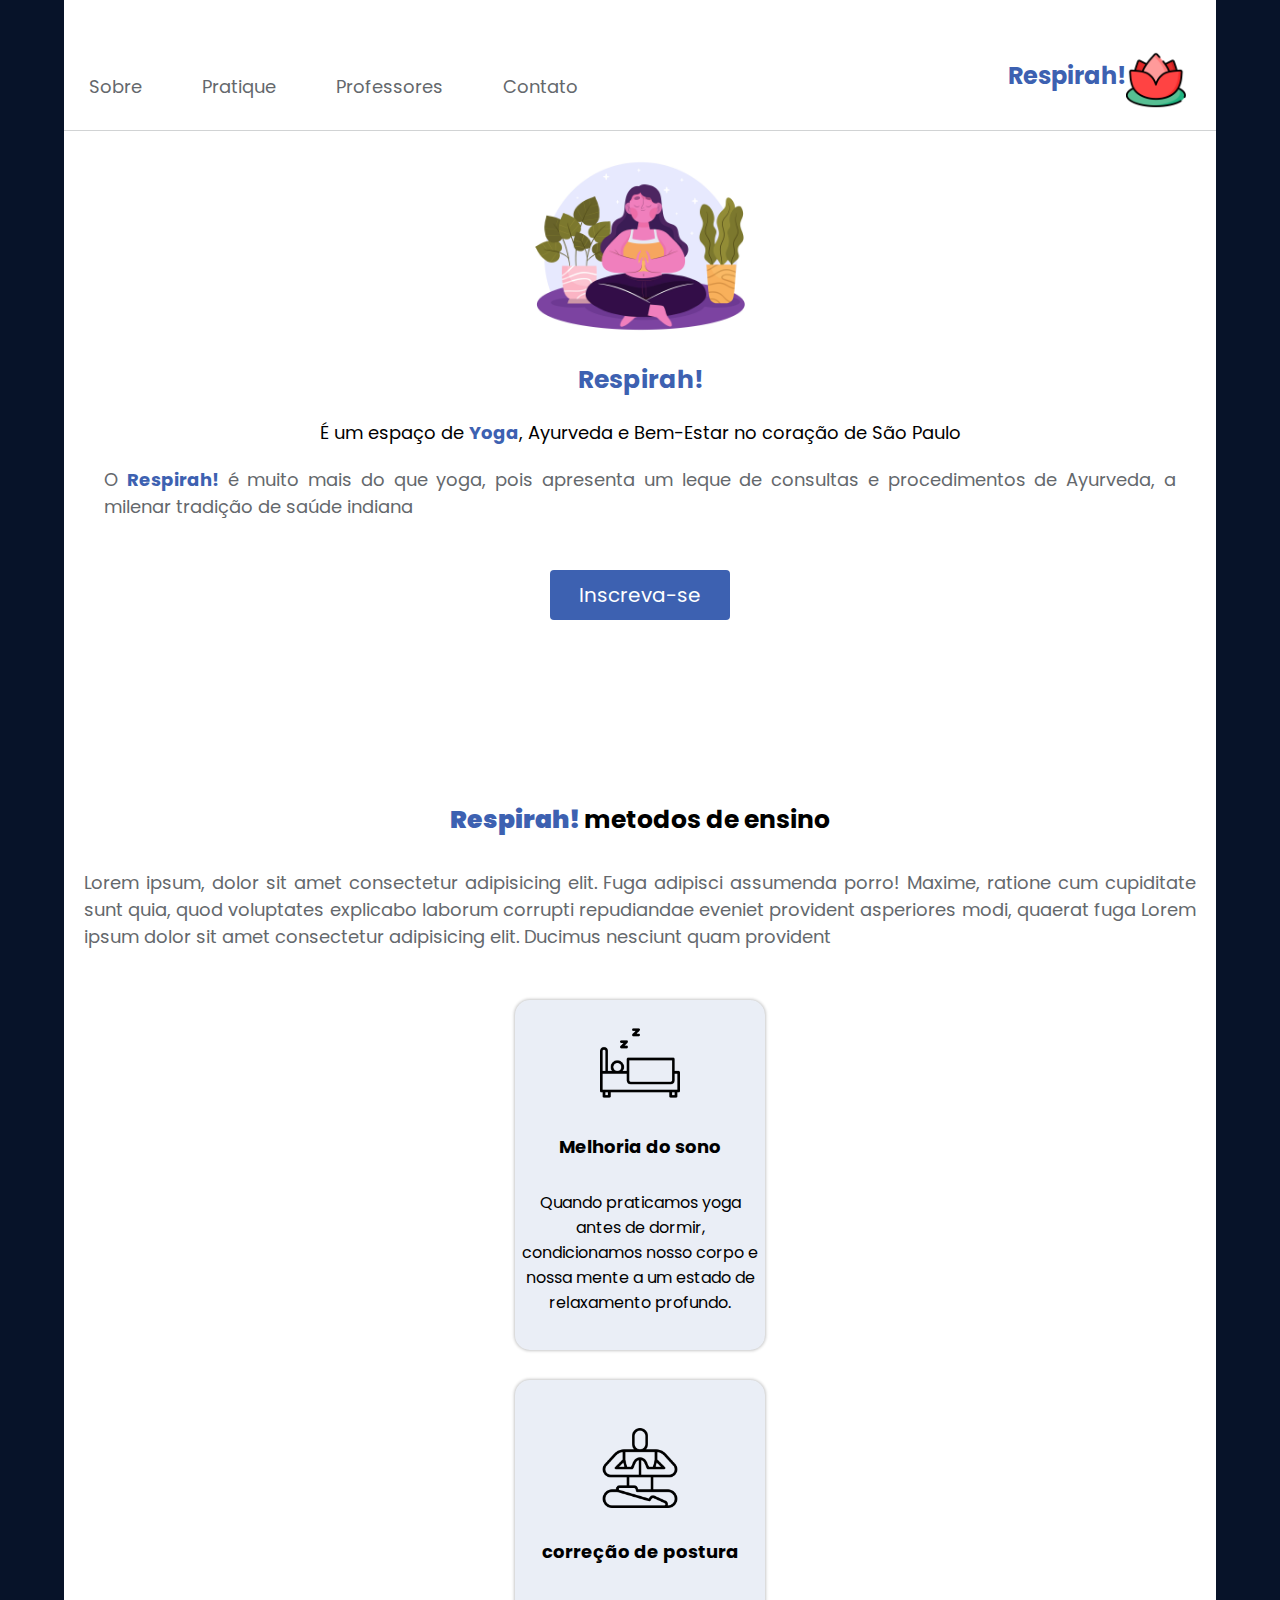
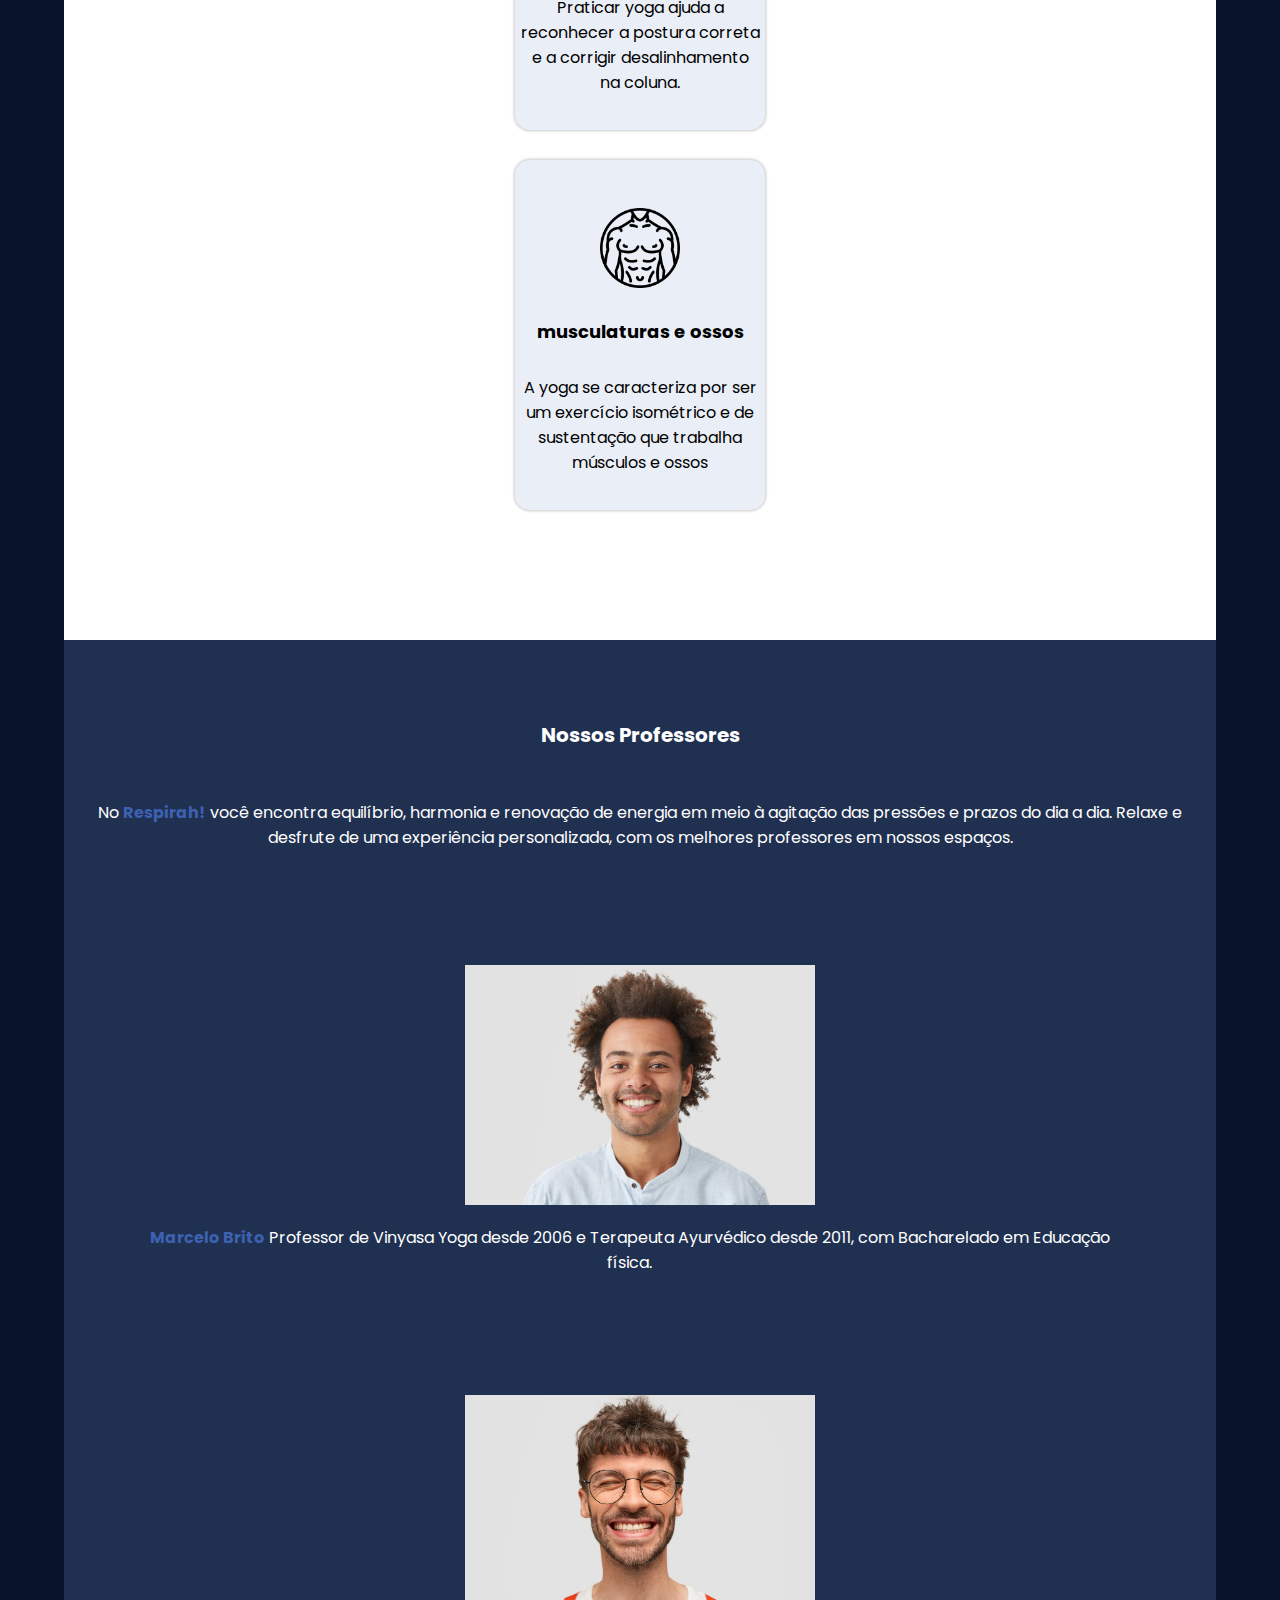
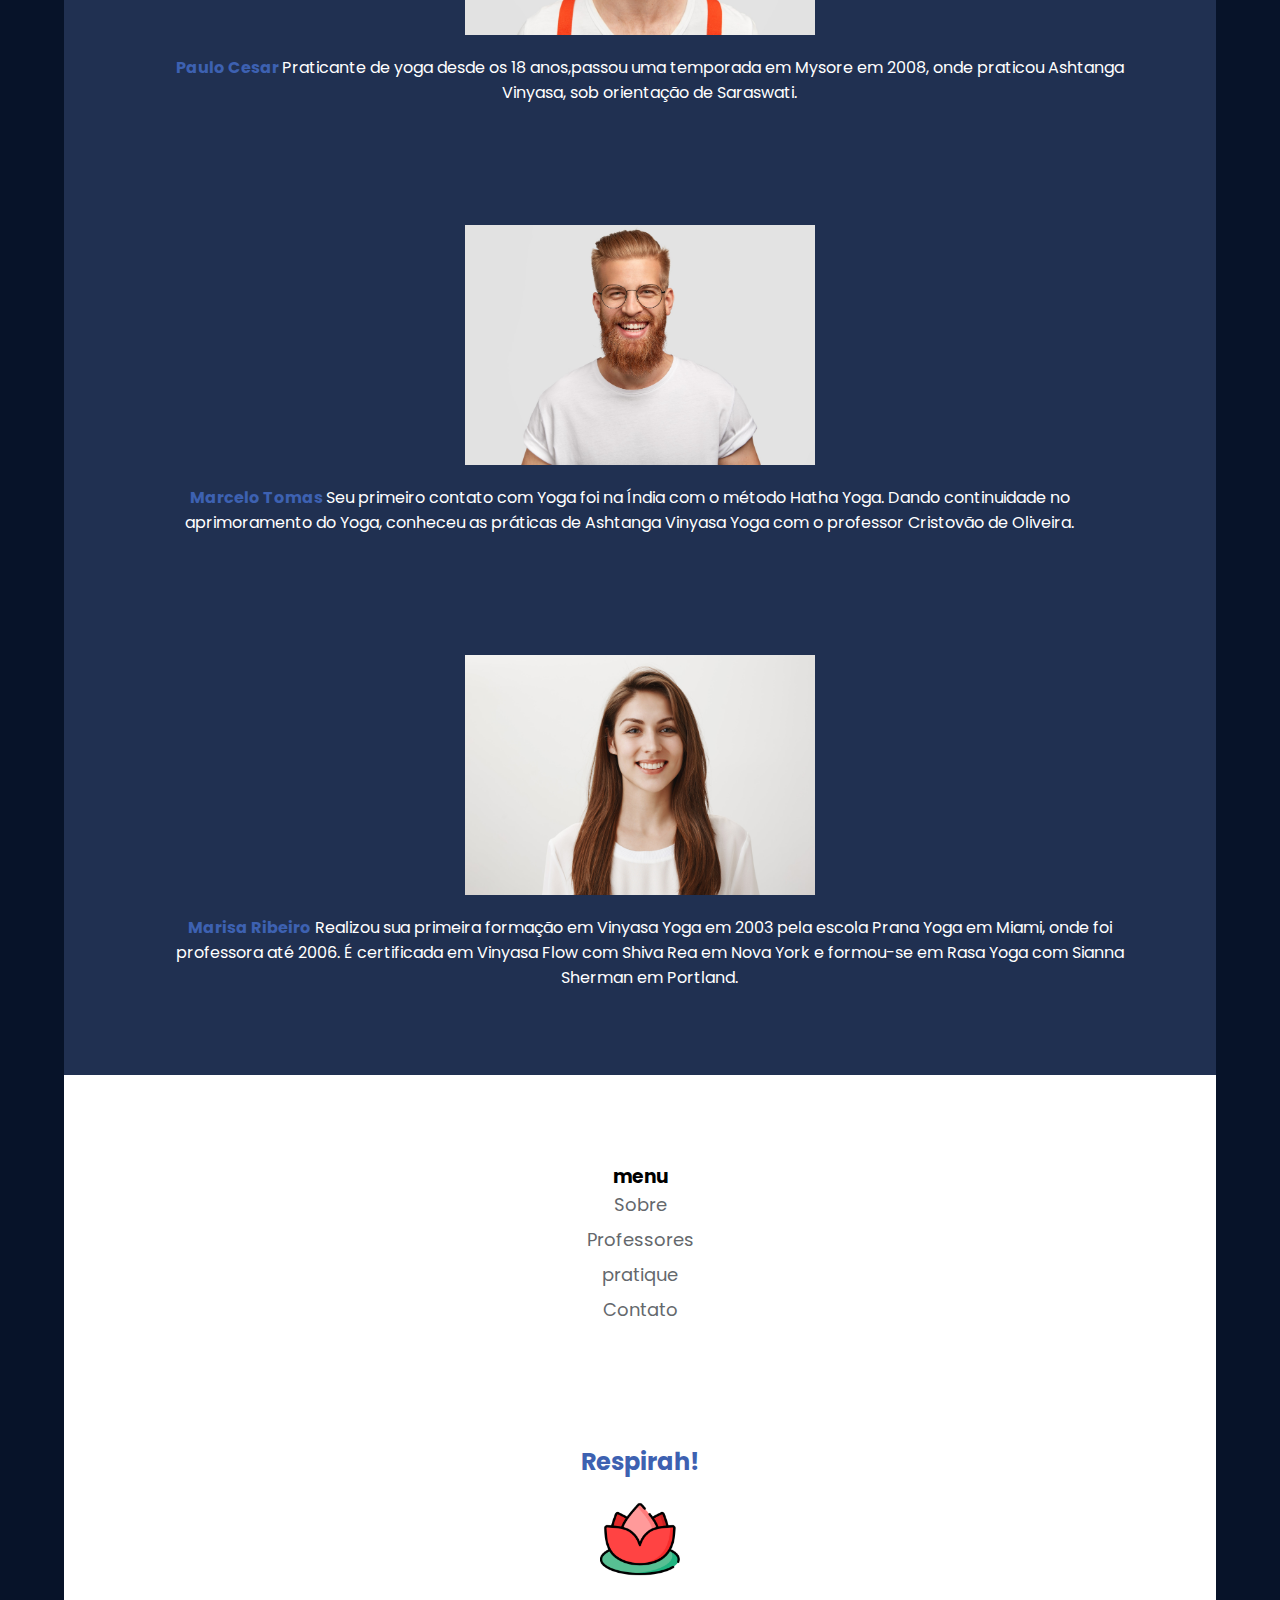
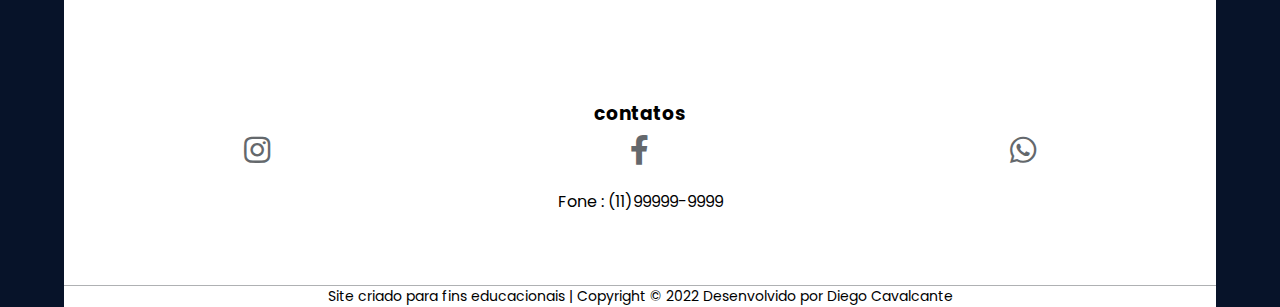
<file: index.html>
<!DOCTYPE html>
<html lang="pt-br">
<head>
    <meta charset="UTF-8">
    <meta http-equiv="X-UA-Compatible" content="IE=edge">
    <meta name="viewport" content="width=device-width, initial-scale=1.0">
    <link rel="stylesheet" href="style.css">
    <link rel="stylesheet" href="queries.css">
    <link rel ="stylesheet"  href="https://use.fontawesome.com/releases/v5.11.2/css/all.css">
    <link rel="shorcut icon" href="fotos/favicon.ico">
    <link href="https://fonts.googleapis.com/icon?family=Material+Icons"
      rel="stylesheet">
    <title>Respirah!</title>
</head>
<body>
    
    <main id="container">
       
        <header id="top">
            <div class="icon" id="home">
        
                <span class="material-icons" id="icon" onclick="MenuClick()">menu</span>
                
            </div>
            <nav id="nav">
              
                <menu id="menu">
                    <ul>
                         <li><a href="#">Sobre</a></li>
                         <li><a href="#pratice_yoga">Pratique</a></li>
                         <li><a href="#teacher">Professores</li>
                         <li><a href ="#contacts">Contato</a></li>
                    
                    </ul>
                </menu>
            </nav>
            <div id="logo_top">
                <h2>Respirah!</h2>
                <img src="fotos/lotus.png" alt="">
            </div>
        </header>
        
        <section id="wellcome" onclick="BodyClick()">
           
                <img src="fotos/yoga.jpg" alt="">
                <div id="wellcome_text">
                    <h2>Respirah!</h2>
                    <p>É um espaço de <strong>Yoga</strong>, Ayurveda e Bem-Estar no coração de São Paulo</p>
                    <p class="paragrafos">O <strong>Respirah!</strong> é muito mais do que yoga, pois apresenta um leque de consultas e procedimentos de Ayurveda, a milenar tradição de saúde indiana</p>
                    <button>Inscreva-se</button>
                </div>
        </section>
        <section id="pratice_yoga">
            <h2><strong>Respirah! </strong> metodos de ensino</h2>
            <p class="paragrafos">Lorem ipsum, dolor sit amet consectetur adipisicing elit. Fuga adipisci assumenda porro! Maxime, ratione cum cupiditate sunt quia, quod voluptates explicabo laborum corrupti repudiandae eveniet provident asperiores modi, quaerat fuga
                Lorem ipsum dolor sit amet consectetur adipisicing elit. Ducimus nesciunt quam provident 
            </p>
        </section>
        <section id="fitness">
            <article class="fit">
                <img src="fotos/sleeping.png" alt="">
                <h2>Melhoria do sono</h2>
                <p>Quando praticamos yoga antes de dormir, condicionamos nosso corpo e nossa mente a um estado de relaxamento profundo.</p>
            </article>
            <article class="fit">
                <img src="fotos/posture.png" alt="">
                <h2>correção de postura</h2>
                <p>Praticar yoga ajuda a reconhecer a postura correta e a corrigir desalinhamento na coluna.</p>
            </article>
            <article class="fit">
                <img src="fotos/fitness.png" alt="">
                <h2>musculaturas e ossos</h2>
                <p>A yoga se caracteriza por ser um exercício isométrico e de sustentação que trabalha  músculos e ossos</p>
            </article>

        </section>
        <section id="teacher">
         
            <div id="teacher_image">
                <div id="teacher_text">
                    <h1>Nossos Professores</h1>
                    <p>No <strong>Respirah!</strong> você encontra equilíbrio, harmonia e renovação de energia em meio à agitação das pressões e prazos do dia a dia. Relaxe e desfrute de uma experiência personalizada, com os melhores professores em nossos espaços.</p>
                </div>
                <article class="prof_align">
                    <img src="fotos/prof_1.jpg" alt="">
                    
                    <p><strong>Marcelo Brito</strong> Professor de Vinyasa Yoga desde 2006 e Terapeuta Ayurvédico desde 2011, com Bacharelado em Educação física.</p>
                </article>
                <article class="prof_align_2">
                    <img src="fotos/prof_2.jpg" alt="">
                    <p><strong>Paulo Cesar </strong>Praticante de yoga desde os 18 anos,passou uma temporada em Mysore em 2008, onde praticou Ashtanga Vinyasa, sob orientação de Saraswati. </p>
                </article>
                <article class="prof_align">
                    <img src="fotos/prof_3.jpg" alt="">
                    <p><strong>Marcelo Tomas </strong>
                        Seu primeiro contato com Yoga foi na Índia com o método Hatha Yoga. Dando continuidade no aprimoramento do Yoga, conheceu as práticas de Ashtanga Vinyasa Yoga com o professor Cristovão de Oliveira.</p>
                </article>
                <article class="prof_align_2">
                    <img src="fotos/prof_4.jpg" alt="">
                    <p>
                        <strong>Marisa Ribeiro</strong>
                        Realizou sua primeira formação em Vinyasa Yoga em 2003 pela escola Prana Yoga em Miami, onde foi professora até 2006. É certificada em Vinyasa Flow com Shiva Rea em Nova York e formou-se em Rasa Yoga com Sianna Sherman em Portland.</p>
                </article>
                
            </div>
           
            <footer id="contacts">
                <div id="menu">
                    <h3>menu</h3>
                    <ul>
                        <li><a href="#">Sobre </a></li>
                        <li><a href="#">Professores</a></li>
                        <li><a href="#">pratique</a></li>
                        <li><a href="#">Contato</a></li>

                    </ul>
                </div>
                <div id="logo">
                    <h2>Respirah!</h2>
                    <img src="fotos/lotus.png" alt="">
                </div>
                <div id="contact">
                    <h3>contatos</h3>
                    <ul>
                        <div id="social-media">
                            <li><a href="#"><i class="fab fa-instagram"></i></a></li>
                            <li><a href="#"><i class="fab fa-facebook-f"></i></a></li>
                            <li><a href="#"><i class="fab fa-whatsapp"></i></a></li>
                        </div>
                        <li>Fone : (11)99999-9999</li>

                    </ul>
                </div>
                
                
            </footer>
            <div id="developer">
                <p>Site criado para fins educacionais |  Copyright &copy 2022 Desenvolvido por Diego Cavalcante </p>

            </div>  
        </section>
        
        
    </main>
  <script src="script.js"></script>

</body>
</html>
</file>
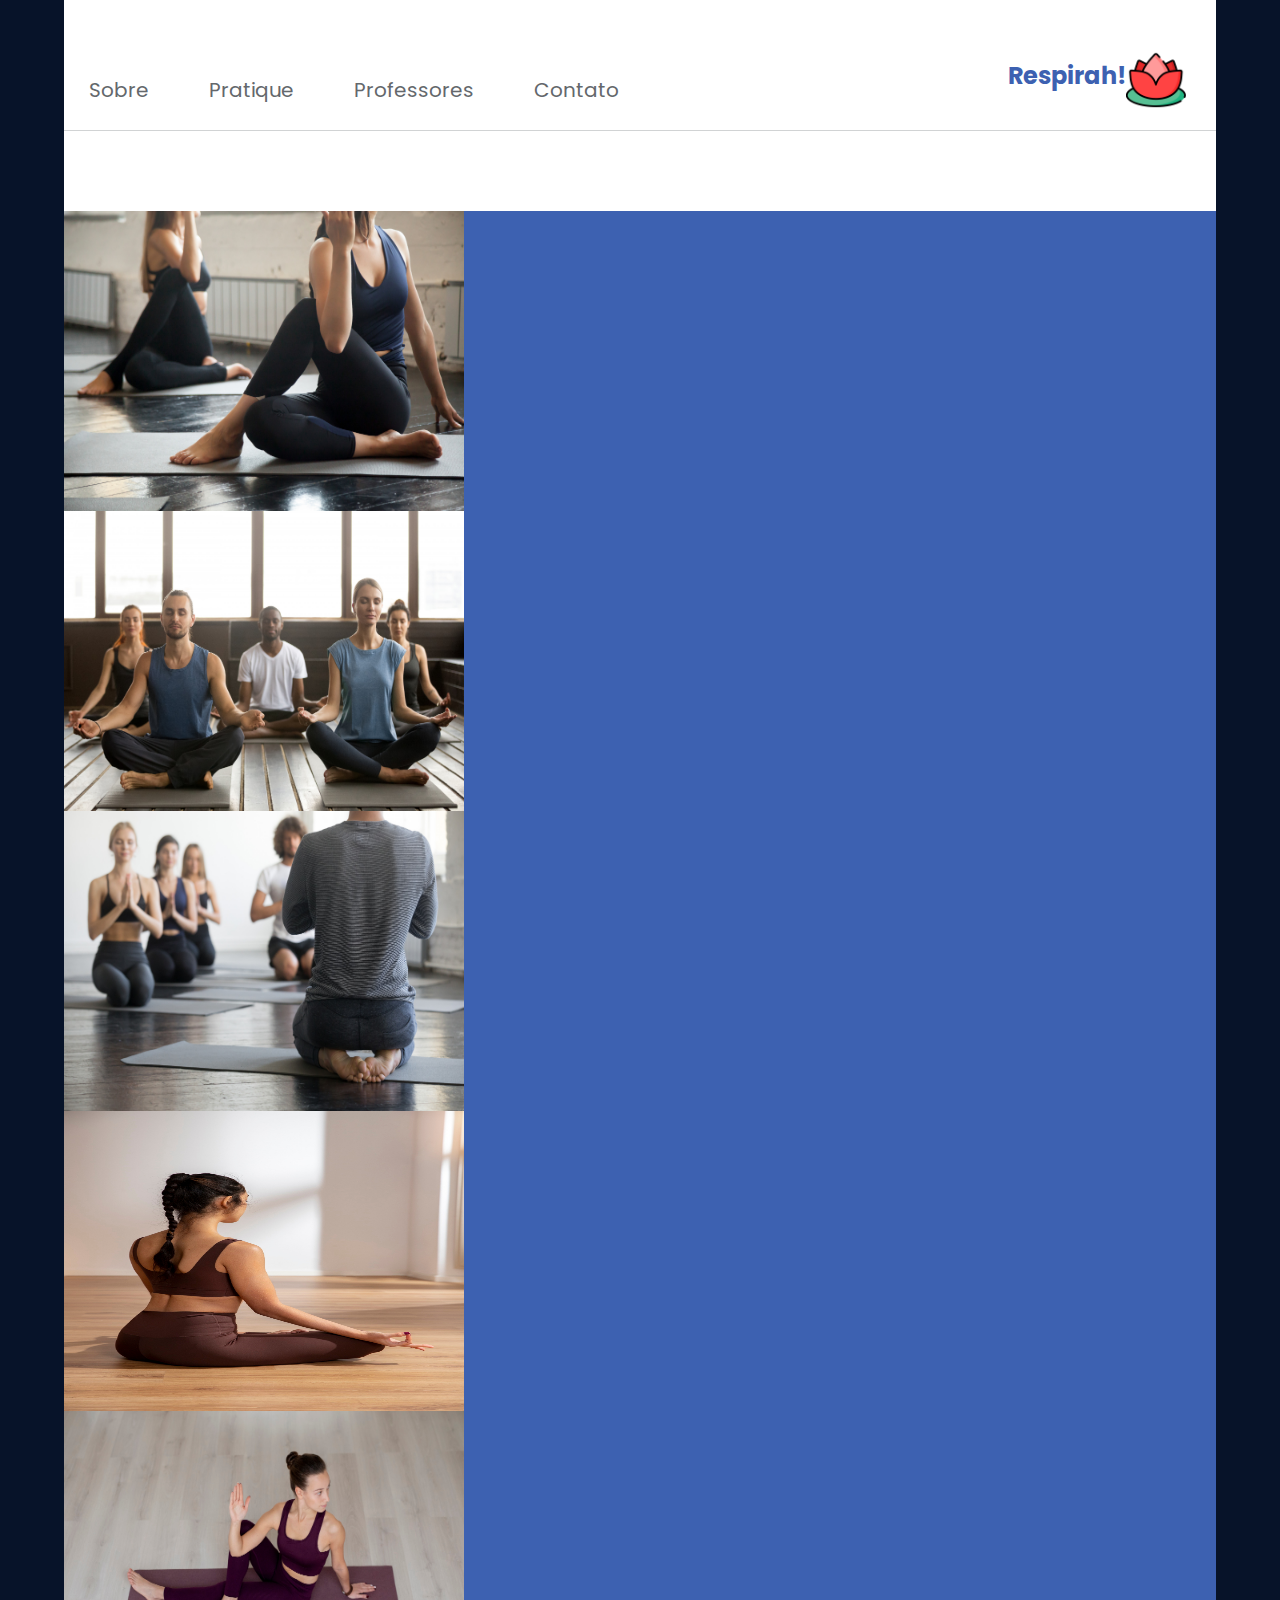
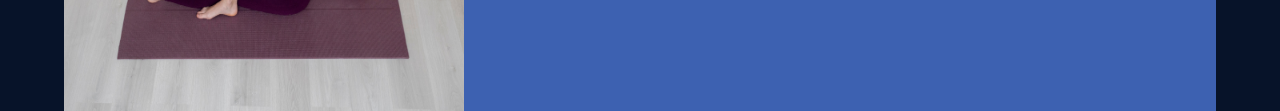
<file: galeria.html>
<!DOCTYPE html>
<html lang="pt-BR">
<head>
  <meta charset="UTF-8">
  <meta http-equiv="X-UA-Compatible" content="IE=edge">
  <meta name="viewport" content="width=device-width, initial-scale=1.0">
  <link rel="stylesheet" href="style.css">
  <title>Galería</title>
</head>
<body>
  <main id="container">
       
    <header id="top">
        <nav>
            <ul>
                 <li><a href="#">Sobre</a></li>
                 <li><a href="#pratice_yoga">Pratique</a></li>
                 <li><a href="#teacher">Professores</li>
                 <li><a href ="#contacts">Contato</a></li>
                 
            </ul>
        </nav>
        <div id="logo_top">
            <h2>Respirah!</h2>
            <img src="fotos/lotus.png" alt="">
        </div>
    </header>
    <section class="galery">
      <img src="fotos/yoga_1.jpg" alt="">
      <img src="fotos/yoga_2.jpg" alt="">
      <img src="fotos/yoga_3.jpg" alt="">
      <img src="fotos/yoga_4.jpg" alt="">
      <img src="fotos/yoga_5.jpg" alt="">


    </section>
  </main>  
</body>
</html>
</file>
<file: style.css>
@import url('https://fonts.googleapis.com/css2?family=Poppins:ital,wght@0,100;0,200;0,300;0,400;0,500;0,600;1,100;1,200;1,300;1,400;1,500;1,600&display=swap');

*{
    padding: 0px;
    margin: 0px;
    box-sizing: border-box;
    font-family: 'Poppins', sans-serif;
    
}
body{
  background-color:#071329;
}
.icon{
  display: none;
}

#container{
  background-color: #FFFFFF;
  margin: 0 auto; 
  width:90%; 
  
}
#logo_top{
  display: flex;
  align-items: center;
  justify-content: space-around;
  margin-right:30px;
  margin-bottom: 20px;
}

  

#logo_top img{
  width: 60px;
  height:60px;
  
  
 
  
}
#logo_top h2{
  margin-bottom:10px;
  text-align: center;
  color: #3D61B1;
  
}
#top{
  display: flex;
  align-items: center;
  justify-content: space-between;
  padding-top: 50px;
  margin:0px auto 80px auto;
  border-bottom: 1px solid rgba(100, 104, 108, 0.295);
  
}
#top nav ul{
  display:flex;
  padding-bottom:-30;
  
  
}
#top nav ul li{
  padding:0 35px 0 25px;
  list-style: none;
  font-size: 20px;
  color: rgb(100, 104, 108);

}
#top nav ul li a{
  color: rgb(100, 104, 108);
  text-decoration: none;
  
  
}
#top ul li a:hover{
  transition-duration:0.5s;
  color:rgb(100, 104, 108);
  text-shadow:1px 1px 1px  rgba(100, 104, 108, 0.404);
  

  
 
  
}
#wellcome{
 
  display: flex;
  flex-direction: row-reverse;
  justify-content: space-between;
  text-align: justify;
  margin:0px 0px 80px 150px;
  max-width: 1400px;
  height: 400px;
  padding:20px;
 
}
#wellcome img{
  margin-right:100px;
  width: 350px;
  height: 350px;
}
#wellcome_text{
  height: 400px;
  width:400px;
}
#wellcome_text h2{
  color: #3D61B1;
}
strong {
  color: #3D61B1;
}
#wellcome h2{
  font-size: 40px;
}
#wellcome p{
  margin-top: 20px;
  font-size: 30px;
}
#wellcome .paragrafos{
  font-size: 18px;
  color: rgb(100, 104, 108)
}
.paragrafos{
  font-size: 18px;
  color: rgb(100, 104, 108);
  text-align: justify;
}

#wellcome button{
  margin-top: 50px;
  background-color: #3D61B1;
  border-radius:4px;
  padding:10px;
  width: 180px;
  border-style:none;
  color: #FFFFFF;
  font-size:20px;
  cursor: pointer;
}
#pratice_yoga{
  margin: auto;
  width: 600px;
  padding-bottom:60px;
 
}
#pratice_yoga h2{
  font-size: 30px;
  text-align:center;
  margin-top:290px;
  margin-bottom:30px;
}
#pratice_yoga p{
  text-align: justify;
  
}
#fitness{
  display: flex;
  justify-content: space-around;
  padding-bottom: 100px;
}
.fit{
  display: flex;
  flex-direction: column;
  justify-content: flex-end;
  padding: 5px;
  width: 250px;
  height: 350px;
  border-radius:15px;
  background-color: #3d62b11c;
  box-shadow:0px 0px 3px 1px rgba(0, 0, 0, 0.216);
  

}
.fit img{
  margin:0 auto;
  margin-bottom: 30px;
  width: 80px;
  height:80px;
}
.fit h2{
  font-size:18px;
  text-align: center;
  padding-bottom:30px;
}
.fit p{
  padding-bottom: 30px;
  text-align:center;
  
}

#teacher{
  padding-top: 100px;
  text-align: center;
  background-color: #203051;
  height:400px;
  
  
  
}
#teacher_text{
  width: 600px;
  margin: 0 auto;
}
#teacher_text p{
  color: #FFFFFF;
}
#teacher h1{
  color: #FFFFFF;
  margin-bottom: 50px;
}
#teacher_image{
  margin-top:-20px;
  background-color: #203051;
  padding-bottom:100px;
}
#teacher article{
  display: flex;
  align-items: center;
  width:800px;
  margin-top:100px;
  padding: 5px;
  
  
  
  
}
#teacher_image img{
  width:400px;
  height:250px;
  
 
}
.prof_align{
  display: flex;
  flex-direction: row-reverse;
  margin:80px auto 50px auto;
}
.prof_align p{
  margin-right:20px;
  color: #FFFFFF;
}
.prof_align_2{
  display: flex;
  margin:80px auto 50px auto;
 
}
.prof_align_2 p{
  margin-left:20px;
  color: #FFFFFF;
}

footer{
  background-color: #FFFFFF;
  height:200px;
  
}
#social-media li a{
  padding: 40px;
}
#contacts{
  display: flex;
  justify-content: space-around;
  padding-top: 20px;
}
#contact{
  list-style:none;
  
}
#contact ul li{
  list-style:none;
  margin:0 auto;
  margin-bottom:15px;
  
} 
#contact ul li a{
  text-decoration: none;
  color: rgb(100, 104, 108) ;
  font-size:30px;
}
#contact ul li a:hover{
  color: black;
  transition-duration:1.2s;
  
}
#menu ul li{
  list-style:none;
  margin-bottom:8px;
  
}
#menu ul li a{
  font-size:18px;
  text-decoration: none;
  color: rgb(100, 104, 108) ;
  
  
}
#menu ul li a:hover{
  color:black;
  transition-duration:1.2s;
}
#contact #social-media{
  display: flex;
  
}
#logo img{
  width:80px;
  height:80px;
}
#logo h2{
  color: #3D61B1;
  margin-bottom: 20px;
}
#developer{
  border-top:1px solid rgba(100, 104, 108, 0.519);
  background-color: #FFFFFF;
  font-size:14px;
}


/*galery*/
.galery{
  background-color: #3D61B1;
  margin:0 auto;
  width:100%;
  
}
.galery img{
  display: flex;
  flex-direction: row;
  
  width:400px;
  height:300px;
  
}
</file>
<file: queries.css>
/*typical device breack points
  pequenas telas:até 600px
  celulares: 600px até 768px
  tabets : 768px ate 992px
  desktops: 992px ate 1200px
  telas grandes: acima de 1200px*/

@media(max-width:768px){
  nav{
   
    display:none;
    

  }
 
  ul{
    padding-top:15px;
    display: flex;
    flex-direction: column;
    justify-content: center;
    align-items: center;
  }

  
  #container{
    text-align: center;
    background-color: #FFFFFF;
    margin: 0 auto; 
    width:90%; 
  } 
  .icon{
    cursor: pointer;
    display: flex;
    align-items: center;
    justify-content:flex-start;
    padding:15px;
    margin-top:-20px;
    width:100;
    height:50px;
    font-size:40px;
    color: rgb(100, 104, 108);
    
  }
  #icon{
    font-size:35px;
  }
 
  #logo_top{
    
    display:none;
  }
  #top{
    margin-top:-30px;
  }
  #top nav ul{
    display: flex;
    padding-bottom: 20px;
    
    
  }
    
  }
  #menu{
    align-items: center;
    
    
    
    
  }
  #wellcome{
    display:flex;
    flex-direction: column;
    align-items: center;
    margin:-100px auto;
    width:100%;
  }
  #wellcome img{
    margin:0 auto;
    width:230px;
    height: 230px;
  }
  #wellcome_text{
    width:100%;
    text-align: center;
    padding:0px 20px;
    
    
   
  }
  #wellcome_text h2{
    font-size: 25px;
  }
  #wellcome_text p{
    font-size:18px;
    
  }
  #pratice_yoga{
    
    width:100%;
    padding:0px 20px;
    text-align: center;
  }
  #pratice_yoga h2{
    font-size:25px;
    padding-top: 100px;
  }
  .paragrafos{
    width:100%;
    margin:0 auto;
}
  #fitness{
    padding-top:50px;
    flex-direction: column;
    align-items: center;
  }
  .fit{
    margin-bottom:30px;
    
  }
  #teacher article{
    display: flex;
    flex-direction: column;
    align-items: center;
    width:90%;
    margin-top:100px;
    
  }  

  #teacher{
    width:100%;
    margin:0px auto;
    
  }
  #teacher_text{
    width:100%;
    
  }
  #teacher_text h1{
    text-align: center;
    font-size:20px;
    
  }
  #teacher_text p{
    text-align: center;
    padding:0 20px;
    
    
    
  }
  #prof_align{
    flex-direction: column;
    justify-content: center;
    width:100%;
  }
 
  #prof_align_2{
    display: block;
    width:100%;
  }
 
  #prof_align_2 p{
    text-align: center;
    
  }
  #teacher_image{
    margin-top:-20px;
    background-color: #203051;
    padding-bottom:30px;
  }
  #teacher_image img{
    padding-top:10px;
    max-width: 350px;
    margin-bottom:20px;
  }
  #contacts{
    height:90vh;
    padding-top:30px;
    flex-direction: column;
  }


@media(max-width:992px){
  
  #container{
    text-align: center;
    background-color: #FFFFFF;
    margin: 0 auto; 
    width:90%; 
  } 
 
 
  #logo_top{
    
    display:none;
  }
  #top{
    margin-top:-30px;
    display:block;
    
  }
  #menu{
    align-items: center;
    display:block;
    margin:0 auto;
    
    
  }
  #wellcome{
    display:flex;
    flex-direction: column;
    align-items: center;
    margin:-100px auto;
    width:100%;
  }
  #wellcome img{
    margin:0 auto;
    width:230px;
    height: 230px;
  }
  #wellcome_text{
    width:100%;
    text-align: center;
    padding:0px 20px;
    
    
   
  }
  #wellcome_text h2{
    font-size: 25px;
  }
  #wellcome_text p{
    font-size:18px;
    
  }
  #pratice_yoga{
    
    width:100%;
    padding:0px 20px;
    text-align: center;
  }
  #pratice_yoga h2{
    font-size:25px;
    padding-top: 100px;
  }
  .paragrafos{
    width:100%;
    margin:0 auto;
}
  #fitness{
    padding-top:50px;
    flex-direction: column;
    align-items: center;
   
  }
  .fit{
    margin-bottom:30px;
    width: 350px;
  }
  #teacher article{
    display: flex;
    flex-direction: column;
    align-items: center;
    width:90%;
    margin-top:100px;
    
  }  

  #teacher{
    width:100%;
    margin:0px auto;
    
  }
  #teacher_text{
    width:100%;
    
  }
  #teacher_text h1{
    text-align: center;
    font-size:20px;
    
  }
  #teacher_text p{
    text-align: center;
    padding:0 20px;
    
    
    
  }
  #prof_align{
    flex-direction: column;
    justify-content: center;
    width:100%;
  }
 
  #prof_align_2{
    display: block;
    width:100%;
  }
 
  #prof_align_2 p{
    text-align: center;
    
  }
  #teacher_image{
    margin-top:-20px;
    background-color: #203051;
    padding-bottom:30px;
  }
  #teacher_image img{
    padding-top:10px;
    max-width:100%;
    margin-bottom:20px;
  }
  #contacts{
    height:100vh;
    padding-top:30px;
    flex-direction: column;
  }

}
</file>
